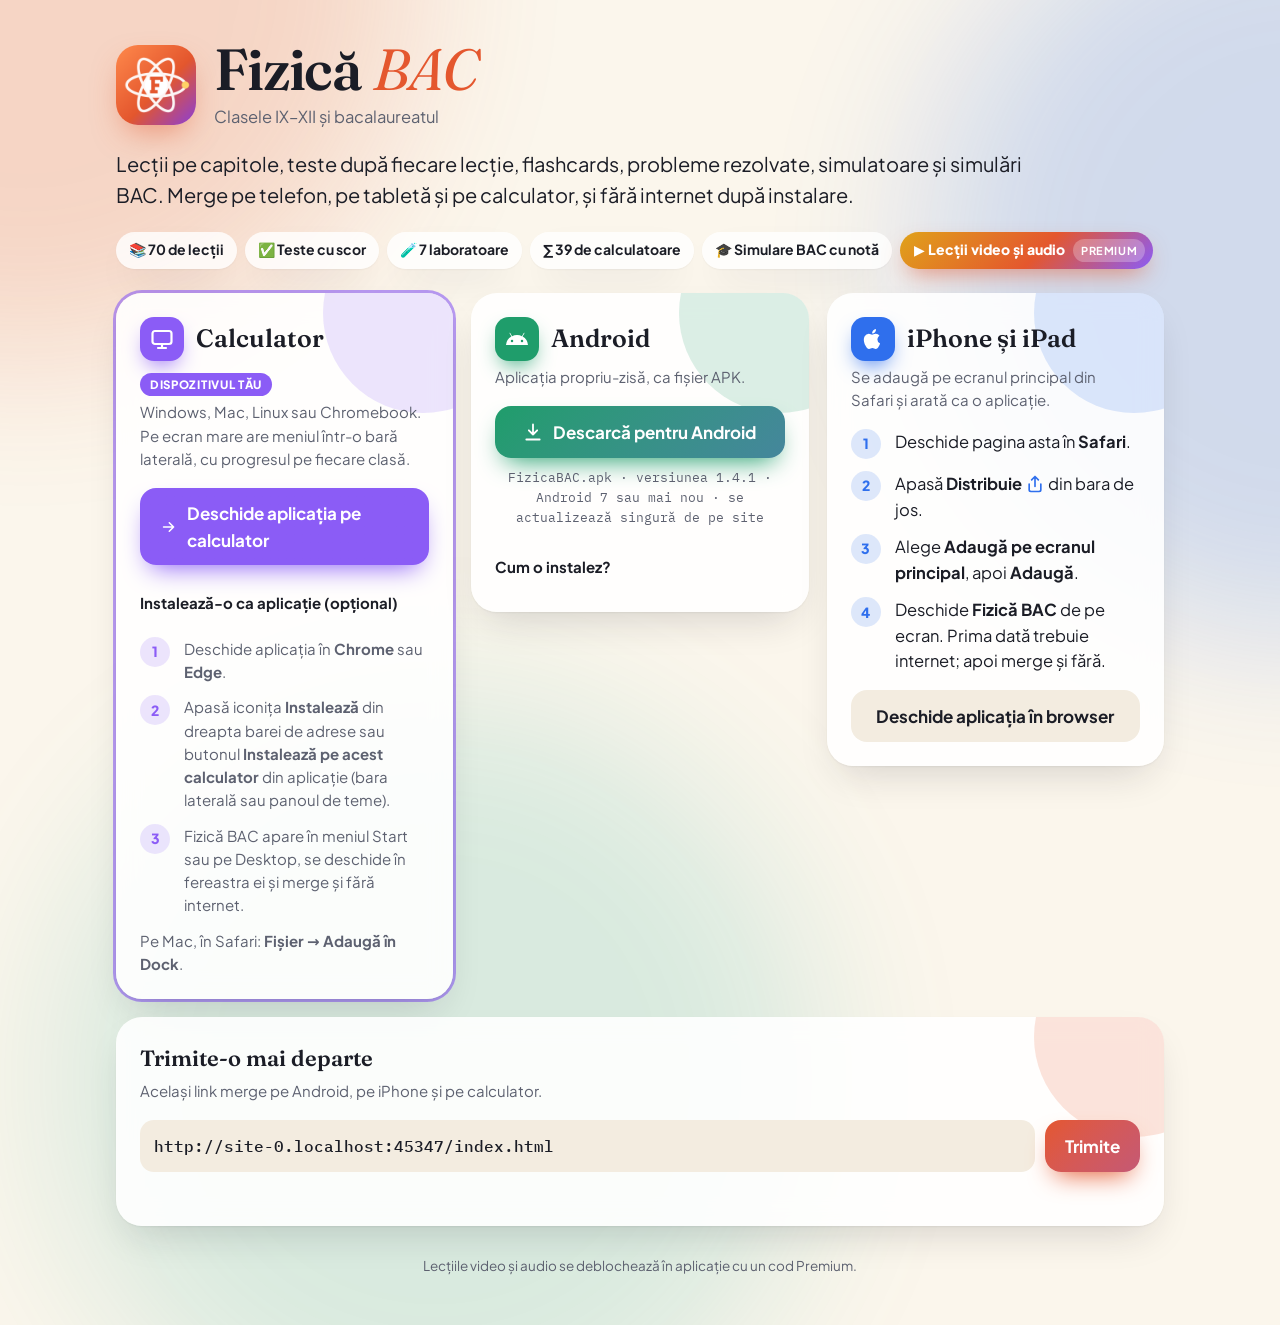
<file: index.html>
<!DOCTYPE html>
<html lang="ro">
<head>
<meta charset="utf-8">
<meta name="viewport" content="width=device-width, initial-scale=1, viewport-fit=cover">
<title>Fizică BAC</title>
<meta name="apple-mobile-web-app-title" content="Fizică BAC">
<meta name="application-name" content="Fizică BAC">
<meta name="apple-mobile-web-app-capable" content="yes">
<meta name="mobile-web-app-capable" content="yes">
<link rel="manifest" href="site.webmanifest">
<meta name="description" content="Fizică pentru clasele IX–XII și pentru bacalaureat. Aplicație pentru Android, iPhone și calculator.">
<meta property="og:title" content="Fizică BAC">
<meta property="og:description" content="Lecții, teste și simulări BAC la fizică. Pentru Android, iPhone și calculator.">
<meta property="og:image" content="app/icons/icon-512.png?v=141">
<meta name="theme-color" content="#14151b">
<link rel="icon" type="image/png" href="app/icons/favicon-32.png?v=141">
<link rel="apple-touch-icon" href="app/icons/apple-touch-icon.png?v=141">
<link rel="stylesheet" href="app/fonts/fonts.css">
<style>
:root{
  --paper:#fbf6ec; --sheet:#ffffff; --ink:#1b1d26; --muted:#5d6170; --soft:#f3ece0;
  --accent:#e4572e; --accent2:#8b5cf6; --blue:#2f6fed; --teal:#12a594; --good:#1f8a5b;
  --display:"Fraunces",Georgia,serif; --body:"Plus Jakarta Sans","Segoe UI",system-ui,sans-serif; --mono:"IBM Plex Mono",ui-monospace,monospace;
  --shadow:0 1px 2px rgba(27,29,38,.05),0 18px 40px -14px rgba(27,29,38,.18);
  color-scheme:light;
}
@media (prefers-color-scheme:dark){:root{
  --paper:#14151b; --sheet:#1d1f28; --ink:#f1ede4; --muted:#a3a7b5; --soft:#262935;
  --accent:#ff7a52; --accent2:#b79bff; --blue:#7aa7ff; --teal:#4fd1c1; --good:#4ed6a0;
  --shadow:0 1px 2px rgba(0,0,0,.3),0 18px 40px -14px rgba(0,0,0,.6); color-scheme:dark}}
*{box-sizing:border-box}
html,body{margin:0;overflow-x:clip}
body{background:var(--paper);color:var(--ink);font-family:var(--body);font-size:16.5px;line-height:1.55;min-height:100vh;-webkit-tap-highlight-color:transparent;isolation:isolate}
.aura{position:fixed;inset:-20vmax;z-index:-1;pointer-events:none}
.aura i{position:absolute;width:60vmax;height:60vmax;border-radius:50%;filter:blur(80px);opacity:.2}
.aura i:nth-child(1){left:-8vmax;top:-12vmax;background:var(--accent);animation:a1 24s ease-in-out infinite alternate}
.aura i:nth-child(2){right:-12vmax;top:10vmax;background:var(--blue);animation:a2 30s ease-in-out infinite alternate}
.aura i:nth-child(3){left:24vmax;bottom:-24vmax;background:var(--teal);opacity:.14;animation:a1 36s ease-in-out infinite alternate-reverse}
@keyframes a1{to{transform:translate(16vmax,12vmax) scale(1.1)}}
@keyframes a2{to{transform:translate(-14vmax,16vmax) scale(.92)}}
.wrap{max-width:1080px;margin:0 auto;padding:calc(40px + env(safe-area-inset-top)) max(16px,env(safe-area-inset-right)) calc(48px + env(safe-area-inset-bottom)) max(16px,env(safe-area-inset-left))}
.head{display:flex;align-items:center;gap:18px;margin-bottom:18px}
.head img{width:80px;height:80px;border-radius:22px;box-shadow:0 14px 30px -8px rgba(228,87,46,.5);flex:none}
h1{font-family:var(--display);font-weight:600;font-size:clamp(34px,7vw,58px);line-height:1;margin:0;letter-spacing:-.02em}
h1 em{font-style:italic;font-weight:400;color:var(--accent)}
.sub{margin:6px 0 0;color:var(--muted)}
.lead{font-size:clamp(17px,2.2vw,20px);margin:0 0 22px;max-width:62ch}
.grid{display:grid;grid-template-columns:repeat(3,minmax(0,1fr));gap:18px;align-items:start}
@media (max-width:980px){.grid{grid-template-columns:1fr}}
.card{background:color-mix(in srgb,var(--sheet) 88%,transparent);backdrop-filter:blur(12px);-webkit-backdrop-filter:blur(12px);border-radius:26px;padding:24px;box-shadow:var(--shadow);position:relative;overflow:hidden;transition:transform .25s cubic-bezier(.2,.8,.2,1),box-shadow .25s}
.card::before{content:"";position:absolute;width:200px;height:200px;right:-70px;top:-80px;border-radius:50%;background:var(--k);opacity:.16}
.card>*{position:relative}
.card:hover{transform:translateY(-4px)}
.card h2{font-family:var(--display);font-weight:600;font-size:25px;margin:0 0 4px;display:flex;align-items:center;gap:12px;flex-wrap:wrap}
.card h2 .ic{width:44px;height:44px;border-radius:14px;display:grid;place-items:center;background:var(--k);color:#fff;flex:none;box-shadow:0 10px 22px -8px var(--k)}
.card h2 svg{width:24px;height:24px}
.card .hint{color:var(--muted);margin:0 0 18px;font-size:15px}
.card.mine{box-shadow:var(--shadow),0 0 0 3px color-mix(in srgb,var(--k) 60%,transparent)}
.tag{display:none;font-family:var(--body);font-size:11.5px;font-weight:800;letter-spacing:.06em;text-transform:uppercase;background:var(--k);color:#fff;border-radius:99px;padding:3px 10px}
.card.mine .tag{display:inline-block}
.btn{display:inline-flex;align-items:center;justify-content:center;gap:10px;font:inherit;font-weight:700;font-size:17px;text-decoration:none;border:0;border-radius:16px;min-height:52px;padding:12px 20px;background:linear-gradient(135deg,var(--k),color-mix(in srgb,var(--k) 65%,var(--accent2)));color:#fff;cursor:pointer;width:100%;box-shadow:0 12px 26px -10px var(--k);transition:transform .16s,box-shadow .16s}
.btn:hover{transform:translateY(-2px)}
.btn:active{transform:scale(.97)}
.btn.ghost{background:var(--soft);color:var(--ink);box-shadow:none}
.btn svg{width:20px;height:20px}
.meta{font-family:var(--mono);font-size:13px;color:var(--muted);margin-top:10px;text-align:center}
ol{margin:0;padding-left:0;list-style:none;counter-reset:s;display:grid;gap:12px}
ol li{counter-increment:s;display:grid;grid-template-columns:34px 1fr;gap:10px;align-items:start}
ol li::before{content:counter(s);width:30px;height:30px;border-radius:50%;display:grid;place-items:center;background:color-mix(in srgb,var(--k) 16%,transparent);font-weight:800;font-size:14px;color:var(--k)}
.ico{display:inline-block;vertical-align:-4px;width:20px;height:20px;color:var(--k)}
details{margin-top:16px;color:var(--muted);font-size:15px}
summary{cursor:pointer;font-weight:700;color:var(--ink);min-height:44px;display:flex;align-items:center}
.row{display:grid;gap:10px;margin-top:16px}
.share-card{margin-top:18px;--k:var(--accent)}
.share{display:flex;gap:10px;flex-wrap:wrap;align-items:center}
.share input{flex:1;min-width:0;font:500 16px var(--mono);min-height:52px;padding:0 14px;border-radius:14px;border:0;background:var(--soft);color:var(--ink)}
.share .btn{width:auto}
.toast{min-height:22px;font-size:14px;color:var(--good);margin-top:8px}
.feats{display:flex;flex-wrap:wrap;gap:8px;margin:0 0 24px}
.feats span{font-size:14px;font-weight:700;padding:7px 13px;border-radius:999px;background:color-mix(in srgb,var(--sheet) 80%,transparent);box-shadow:var(--shadow)}
.feats .prem{display:inline-flex;align-items:center;gap:8px;min-height:36px;font-size:14px;font-weight:800;padding:7px 8px 7px 14px;border-radius:999px;text-decoration:none;color:#fff;background:linear-gradient(135deg,#e0a21a,#e4572e 55%,#8b5cf6);box-shadow:0 10px 24px -8px rgba(228,87,46,.7);transition:transform .16s}
.feats .prem:hover{transform:translateY(-2px)}
.feats .prem b{font-size:11px;letter-spacing:.06em;text-transform:uppercase;background:rgba(255,255,255,.25);padding:3px 8px;border-radius:99px}
footer{color:var(--muted);font-size:13.5px;text-align:center;margin-top:30px}
:focus-visible{outline:3px solid color-mix(in srgb,var(--accent) 60%,transparent);outline-offset:3px;border-radius:12px}
@media (prefers-reduced-motion:reduce){.aura i{animation:none}.card,.btn{transition:none}}
@media (max-width:820px),(hover:none){.aura i{animation:none}}
</style>
</head>
<body>
<script>/* deschisă de pe ecranul principal (iPhone/Android): mergi direct în aplicație */
if(navigator.standalone===true||matchMedia("(display-mode: standalone)").matches)location.replace("app/");</script>
<div class="aura" aria-hidden="true"><i></i><i></i><i></i></div>
<div class="wrap">
  <div class="head">
    <img src="app/icons/icon-192.png?v=141" alt="">
    <div>
      <h1>Fizică <em>BAC</em></h1>
      <p class="sub">Clasele IX–XII și bacalaureatul</p>
    </div>
  </div>
  <p class="lead">Lecții pe capitole, teste după fiecare lecție, flashcards, probleme rezolvate, simulatoare și simulări BAC. Merge pe telefon, pe tabletă și pe calculator, și fără internet după instalare.</p>
  <div class="feats"><span>📚 70 de lecții</span><span>✅ Teste cu scor</span><span>🧪 7 laboratoare</span><span>∑ 39 de calculatoare</span><span>🎓 Simulare BAC cu notă</span><a class="prem" href="app/#premium">▶ Lecții video și audio <b>Premium</b></a></div>


  <div class="grid" id="cards">
  <section class="card" id="android" style="--k:#1f9d6b">
    <h2><span class="ic"><svg viewBox="0 0 24 24" fill="currentColor" aria-hidden="true"><path d="M17.6 9.48l1.84-3.18a.38.38 0 0 0-.66-.38l-1.86 3.22A11.4 11.4 0 0 0 12 8.1c-1.77 0-3.43.38-4.92 1.04L5.22 5.92a.38.38 0 0 0-.66.38L6.4 9.48A10.8 10.8 0 0 0 1 18h22a10.8 10.8 0 0 0-5.4-8.52zM7 15.25a1.25 1.25 0 1 1 0-2.5 1.25 1.25 0 0 1 0 2.5zm10 0a1.25 1.25 0 1 1 0-2.5 1.25 1.25 0 0 1 0 2.5z"/></svg></span>Android <span class="tag">dispozitivul tău</span></h2>
    <p class="hint">Aplicația propriu-zisă, ca fișier APK.</p>
    <a class="btn" href="FizicaBAC.apk" download="FizicaBAC.apk"><svg viewBox="0 0 24 24" fill="none" stroke="currentColor" stroke-width="2.2" stroke-linecap="round" stroke-linejoin="round" aria-hidden="true"><path d="M12 3v12m0 0l-5-5m5 5l5-5M4 21h16"/></svg>Descarcă pentru Android</a>
    <div class="meta">FizicaBAC.apk · versiunea 1.4.1 · Android 7 sau mai nou · se actualizează singură de pe site</div>
    <details>
      <summary>Cum o instalez?</summary>
      <ol style="margin-top:12px">
        <li><span>Apasă butonul de mai sus și deschide fișierul descărcat.</span></li>
        <li><span>Dacă telefonul cere voie, apasă <b>Setări</b> și pornește <b>Permite din această sursă</b>, apoi revino.</span></li>
        <li><span>Apasă <b>Instalează</b> (sau <b>Actualizează</b>, dacă o ai deja). Dacă apare Play Protect, alege <b>Detalii</b> → <b>Instalează oricum</b>: aplicația nu e din Magazin Play, de aceea întreabă.</span></li>
      </ol>
    </details>
  </section>

  <section class="card" id="iphone" style="--k:#2f6fed">
    <h2><span class="ic"><svg viewBox="0 0 24 24" fill="currentColor" aria-hidden="true"><path d="M16.4 12.6c0-2.5 2-3.7 2.1-3.8a4.6 4.6 0 0 0-3.6-2c-1.5-.2-3 .9-3.8.9-.8 0-2-.9-3.3-.9a4.9 4.9 0 0 0-4.1 2.5c-1.8 3-.5 7.6 1.3 10.1.8 1.2 1.8 2.6 3.1 2.5 1.3 0 1.7-.8 3.3-.8 1.5 0 2 .8 3.3.8 1.4 0 2.2-1.2 3-2.5a10 10 0 0 0 1.4-2.8 4.3 4.3 0 0 1-2.7-4zM14 5.2A4.3 4.3 0 0 0 15 2a4.4 4.4 0 0 0-2.9 1.5 4.1 4.1 0 0 0-1 3.1A3.6 3.6 0 0 0 14 5.2z"/></svg></span>iPhone și iPad <span class="tag">dispozitivul tău</span></h2>
    <p class="hint">Se adaugă pe ecranul principal din Safari și arată ca o aplicație.</p>
    <ol>
      <li><span>Deschide pagina asta în <b>Safari</b>.</span></li>
      <li><span>Apasă <b>Distribuie</b> <svg class="ico" viewBox="0 0 24 24" fill="none" stroke="currentColor" stroke-width="2" stroke-linecap="round" stroke-linejoin="round" aria-label="pictograma Distribuie"><path d="M12 3v12M8 7l4-4 4 4M5 12v7a2 2 0 0 0 2 2h10a2 2 0 0 0 2-2v-7"/></svg> din bara de jos.</span></li>
      <li><span>Alege <b>Adaugă pe ecranul principal</b>, apoi <b>Adaugă</b>.</span></li>
      <li><span>Deschide <b>Fizică BAC</b> de pe ecran. Prima dată trebuie internet; apoi merge și fără.</span></li>
    </ol>
    <div class="row"><a class="btn ghost" href="app/">Deschide aplicația în browser</a></div>
  </section>

  <section class="card" id="desktop" style="--k:#8b5cf6">
    <h2><span class="ic"><svg viewBox="0 0 24 24" fill="none" stroke="currentColor" stroke-width="2.2" stroke-linecap="round" stroke-linejoin="round" aria-hidden="true"><rect x="2.5" y="4" width="19" height="13" rx="2.5"/><path d="M8 21h8M12 17v4"/></svg></span>Calculator <span class="tag">dispozitivul tău</span></h2>
    <p class="hint">Windows, Mac, Linux sau Chromebook. Pe ecran mare are meniul într-o bară laterală, cu progresul pe fiecare clasă.</p>
    <a class="btn" href="app/"><svg viewBox="0 0 24 24" fill="none" stroke="currentColor" stroke-width="2.2" stroke-linecap="round" stroke-linejoin="round" aria-hidden="true"><path d="M5 12h14M13 6l6 6-6 6"/></svg>Deschide aplicația pe calculator</a>
    <details open>
      <summary>Instalează-o ca aplicație (opțional)</summary>
      <ol style="margin-top:12px">
        <li><span>Deschide aplicația în <b>Chrome</b> sau <b>Edge</b>.</span></li>
        <li><span>Apasă iconița <b>Instalează</b> din dreapta barei de adrese sau butonul <b>Instalează pe acest calculator</b> din aplicație (bara laterală sau panoul de teme).</span></li>
        <li><span>Fizică BAC apare în meniul Start sau pe Desktop, se deschide în fereastra ei și merge și fără internet.</span></li>
      </ol>
      <p style="margin:12px 0 0">Pe Mac, în Safari: <b>Fișier → Adaugă în Dock</b>.</p>
    </details>
  </section>
  </div>

  <section class="card share-card">
    <h2 style="font-size:22px">Trimite-o mai departe</h2>
    <p class="hint">Același link merge pe Android, pe iPhone și pe calculator.</p>
    <div class="share">
      <input id="link" readonly aria-label="Linkul paginii">
      <button class="btn" type="button" id="sharebtn">Trimite</button>
    </div>
    <div class="toast" id="toast" aria-live="polite"></div>
  </section>

  <footer>Lecțiile video și audio se deblochează în aplicație cu un cod Premium.</footer>
</div>
<script>
(function(){
  var ua = navigator.userAgent || '';
  var ios = /iPhone|iPad|iPod/.test(ua) || (navigator.platform === 'MacIntel' && navigator.maxTouchPoints > 1);
  var android = /Android/.test(ua);
  var mine = ios ? 'iphone' : (android ? 'android' : 'desktop');
  /* cardul dispozitivului pe care e deschisă pagina apare primul și e marcat */
  var grid = document.getElementById('cards'), el = document.getElementById(mine);
  el.classList.add('mine'); grid.insertBefore(el, grid.firstChild);

  var url = location.href.split('#')[0].split('?')[0];
  var link = document.getElementById('link'), toast = document.getElementById('toast');
  link.value = url;
  document.getElementById('sharebtn').addEventListener('click', function(){
    if (navigator.share) {
      navigator.share({ title: 'Fizică BAC', text: 'Aplicația de fizică pentru BAC (Android, iPhone și calculator):', url: url }).catch(function(){});
      return;
    }
    link.select();
    (navigator.clipboard ? navigator.clipboard.writeText(url) : Promise.reject())
      .then(function(){ toast.textContent = 'Link copiat.'; })
      .catch(function(){ try { document.execCommand('copy'); toast.textContent = 'Link copiat.'; } catch(e){ toast.textContent = 'Copiază linkul de mai sus.'; } });
  });
})();
</script>
</body>
</html>
</file>
<file: app/fonts/fonts.css>
/* latin-ext */
@font-face {
  font-family: 'Fraunces';
  font-style: italic;
  font-weight: 400;
  font-display: swap;
  src: url(f1.woff2) format('woff2');
  unicode-range: U+0100-02BA, U+02BD-02C5, U+02C7-02CC, U+02CE-02D7, U+02DD-02FF, U+0304, U+0308, U+0329, U+1D00-1DBF, U+1E00-1E9F, U+1EF2-1EFF, U+2020, U+20A0-20AB, U+20AD-20C4, U+2113, U+2C60-2C7F, U+A720-A7FF;
}
/* latin */
@font-face {
  font-family: 'Fraunces';
  font-style: italic;
  font-weight: 400;
  font-display: swap;
  src: url(f2.woff2) format('woff2');
  unicode-range: U+0000-00FF, U+0131, U+0152-0153, U+02BB-02BC, U+02C6, U+02DA, U+02DC, U+0304, U+0308, U+0329, U+2000-206F, U+20AC, U+2122, U+2191, U+2193, U+2212, U+2215, U+FEFF, U+FFFD;
}
/* latin-ext */
@font-face {
  font-family: 'Fraunces';
  font-style: normal;
  font-weight: 400;
  font-display: swap;
  src: url(f3.woff2) format('woff2');
  unicode-range: U+0100-02BA, U+02BD-02C5, U+02C7-02CC, U+02CE-02D7, U+02DD-02FF, U+0304, U+0308, U+0329, U+1D00-1DBF, U+1E00-1E9F, U+1EF2-1EFF, U+2020, U+20A0-20AB, U+20AD-20C4, U+2113, U+2C60-2C7F, U+A720-A7FF;
}
/* latin */
@font-face {
  font-family: 'Fraunces';
  font-style: normal;
  font-weight: 400;
  font-display: swap;
  src: url(f4.woff2) format('woff2');
  unicode-range: U+0000-00FF, U+0131, U+0152-0153, U+02BB-02BC, U+02C6, U+02DA, U+02DC, U+0304, U+0308, U+0329, U+2000-206F, U+20AC, U+2122, U+2191, U+2193, U+2212, U+2215, U+FEFF, U+FFFD;
}
/* latin-ext */
@font-face {
  font-family: 'Fraunces';
  font-style: normal;
  font-weight: 600;
  font-display: swap;
  src: url(f3.woff2) format('woff2');
  unicode-range: U+0100-02BA, U+02BD-02C5, U+02C7-02CC, U+02CE-02D7, U+02DD-02FF, U+0304, U+0308, U+0329, U+1D00-1DBF, U+1E00-1E9F, U+1EF2-1EFF, U+2020, U+20A0-20AB, U+20AD-20C4, U+2113, U+2C60-2C7F, U+A720-A7FF;
}
/* latin */
@font-face {
  font-family: 'Fraunces';
  font-style: normal;
  font-weight: 600;
  font-display: swap;
  src: url(f4.woff2) format('woff2');
  unicode-range: U+0000-00FF, U+0131, U+0152-0153, U+02BB-02BC, U+02C6, U+02DA, U+02DC, U+0304, U+0308, U+0329, U+2000-206F, U+20AC, U+2122, U+2191, U+2193, U+2212, U+2215, U+FEFF, U+FFFD;
}
/* latin-ext */
@font-face {
  font-family: 'IBM Plex Mono';
  font-style: normal;
  font-weight: 400;
  font-display: swap;
  src: url(f5.woff2) format('woff2');
  unicode-range: U+0100-02BA, U+02BD-02C5, U+02C7-02CC, U+02CE-02D7, U+02DD-02FF, U+0304, U+0308, U+0329, U+1D00-1DBF, U+1E00-1E9F, U+1EF2-1EFF, U+2020, U+20A0-20AB, U+20AD-20C4, U+2113, U+2C60-2C7F, U+A720-A7FF;
}
/* latin */
@font-face {
  font-family: 'IBM Plex Mono';
  font-style: normal;
  font-weight: 400;
  font-display: swap;
  src: url(f6.woff2) format('woff2');
  unicode-range: U+0000-00FF, U+0131, U+0152-0153, U+02BB-02BC, U+02C6, U+02DA, U+02DC, U+0304, U+0308, U+0329, U+2000-206F, U+20AC, U+2122, U+2191, U+2193, U+2212, U+2215, U+FEFF, U+FFFD;
}
/* latin-ext */
@font-face {
  font-family: 'IBM Plex Mono';
  font-style: normal;
  font-weight: 500;
  font-display: swap;
  src: url(f7.woff2) format('woff2');
  unicode-range: U+0100-02BA, U+02BD-02C5, U+02C7-02CC, U+02CE-02D7, U+02DD-02FF, U+0304, U+0308, U+0329, U+1D00-1DBF, U+1E00-1E9F, U+1EF2-1EFF, U+2020, U+20A0-20AB, U+20AD-20C4, U+2113, U+2C60-2C7F, U+A720-A7FF;
}
/* latin */
@font-face {
  font-family: 'IBM Plex Mono';
  font-style: normal;
  font-weight: 500;
  font-display: swap;
  src: url(f8.woff2) format('woff2');
  unicode-range: U+0000-00FF, U+0131, U+0152-0153, U+02BB-02BC, U+02C6, U+02DA, U+02DC, U+0304, U+0308, U+0329, U+2000-206F, U+20AC, U+2122, U+2191, U+2193, U+2212, U+2215, U+FEFF, U+FFFD;
}
/* latin-ext */
@font-face {
  font-family: 'IBM Plex Mono';
  font-style: normal;
  font-weight: 600;
  font-display: swap;
  src: url(f9.woff2) format('woff2');
  unicode-range: U+0100-02BA, U+02BD-02C5, U+02C7-02CC, U+02CE-02D7, U+02DD-02FF, U+0304, U+0308, U+0329, U+1D00-1DBF, U+1E00-1E9F, U+1EF2-1EFF, U+2020, U+20A0-20AB, U+20AD-20C4, U+2113, U+2C60-2C7F, U+A720-A7FF;
}
/* latin */
@font-face {
  font-family: 'IBM Plex Mono';
  font-style: normal;
  font-weight: 600;
  font-display: swap;
  src: url(f10.woff2) format('woff2');
  unicode-range: U+0000-00FF, U+0131, U+0152-0153, U+02BB-02BC, U+02C6, U+02DA, U+02DC, U+0304, U+0308, U+0329, U+2000-206F, U+20AC, U+2122, U+2191, U+2193, U+2212, U+2215, U+FEFF, U+FFFD;
}
/* latin-ext */
@font-face {
  font-family: 'Plus Jakarta Sans';
  font-style: normal;
  font-weight: 400;
  font-display: swap;
  src: url(f11.woff2) format('woff2');
  unicode-range: U+0100-02BA, U+02BD-02C5, U+02C7-02CC, U+02CE-02D7, U+02DD-02FF, U+0304, U+0308, U+0329, U+1D00-1DBF, U+1E00-1E9F, U+1EF2-1EFF, U+2020, U+20A0-20AB, U+20AD-20C4, U+2113, U+2C60-2C7F, U+A720-A7FF;
}
/* latin */
@font-face {
  font-family: 'Plus Jakarta Sans';
  font-style: normal;
  font-weight: 400;
  font-display: swap;
  src: url(f12.woff2) format('woff2');
  unicode-range: U+0000-00FF, U+0131, U+0152-0153, U+02BB-02BC, U+02C6, U+02DA, U+02DC, U+0304, U+0308, U+0329, U+2000-206F, U+20AC, U+2122, U+2191, U+2193, U+2212, U+2215, U+FEFF, U+FFFD;
}
/* latin-ext */
@font-face {
  font-family: 'Plus Jakarta Sans';
  font-style: normal;
  font-weight: 600;
  font-display: swap;
  src: url(f11.woff2) format('woff2');
  unicode-range: U+0100-02BA, U+02BD-02C5, U+02C7-02CC, U+02CE-02D7, U+02DD-02FF, U+0304, U+0308, U+0329, U+1D00-1DBF, U+1E00-1E9F, U+1EF2-1EFF, U+2020, U+20A0-20AB, U+20AD-20C4, U+2113, U+2C60-2C7F, U+A720-A7FF;
}
/* latin */
@font-face {
  font-family: 'Plus Jakarta Sans';
  font-style: normal;
  font-weight: 600;
  font-display: swap;
  src: url(f12.woff2) format('woff2');
  unicode-range: U+0000-00FF, U+0131, U+0152-0153, U+02BB-02BC, U+02C6, U+02DA, U+02DC, U+0304, U+0308, U+0329, U+2000-206F, U+20AC, U+2122, U+2191, U+2193, U+2212, U+2215, U+FEFF, U+FFFD;
}
/* latin-ext */
@font-face {
  font-family: 'Plus Jakarta Sans';
  font-style: normal;
  font-weight: 700;
  font-display: swap;
  src: url(f11.woff2) format('woff2');
  unicode-range: U+0100-02BA, U+02BD-02C5, U+02C7-02CC, U+02CE-02D7, U+02DD-02FF, U+0304, U+0308, U+0329, U+1D00-1DBF, U+1E00-1E9F, U+1EF2-1EFF, U+2020, U+20A0-20AB, U+20AD-20C4, U+2113, U+2C60-2C7F, U+A720-A7FF;
}
/* latin */
@font-face {
  font-family: 'Plus Jakarta Sans';
  font-style: normal;
  font-weight: 700;
  font-display: swap;
  src: url(f12.woff2) format('woff2');
  unicode-range: U+0000-00FF, U+0131, U+0152-0153, U+02BB-02BC, U+02C6, U+02DA, U+02DC, U+0304, U+0308, U+0329, U+2000-206F, U+20AC, U+2122, U+2191, U+2193, U+2212, U+2215, U+FEFF, U+FFFD;
}
/* latin-ext */
@font-face {
  font-family: 'Plus Jakarta Sans';
  font-style: normal;
  font-weight: 800;
  font-display: swap;
  src: url(f11.woff2) format('woff2');
  unicode-range: U+0100-02BA, U+02BD-02C5, U+02C7-02CC, U+02CE-02D7, U+02DD-02FF, U+0304, U+0308, U+0329, U+1D00-1DBF, U+1E00-1E9F, U+1EF2-1EFF, U+2020, U+20A0-20AB, U+20AD-20C4, U+2113, U+2C60-2C7F, U+A720-A7FF;
}
/* latin */
@font-face {
  font-family: 'Plus Jakarta Sans';
  font-style: normal;
  font-weight: 800;
  font-display: swap;
  src: url(f12.woff2) format('woff2');
  unicode-range: U+0000-00FF, U+0131, U+0152-0153, U+02BB-02BC, U+02C6, U+02DA, U+02DC, U+0304, U+0308, U+0329, U+2000-206F, U+20AC, U+2122, U+2191, U+2193, U+2212, U+2215, U+FEFF, U+FFFD;
}
</file>
